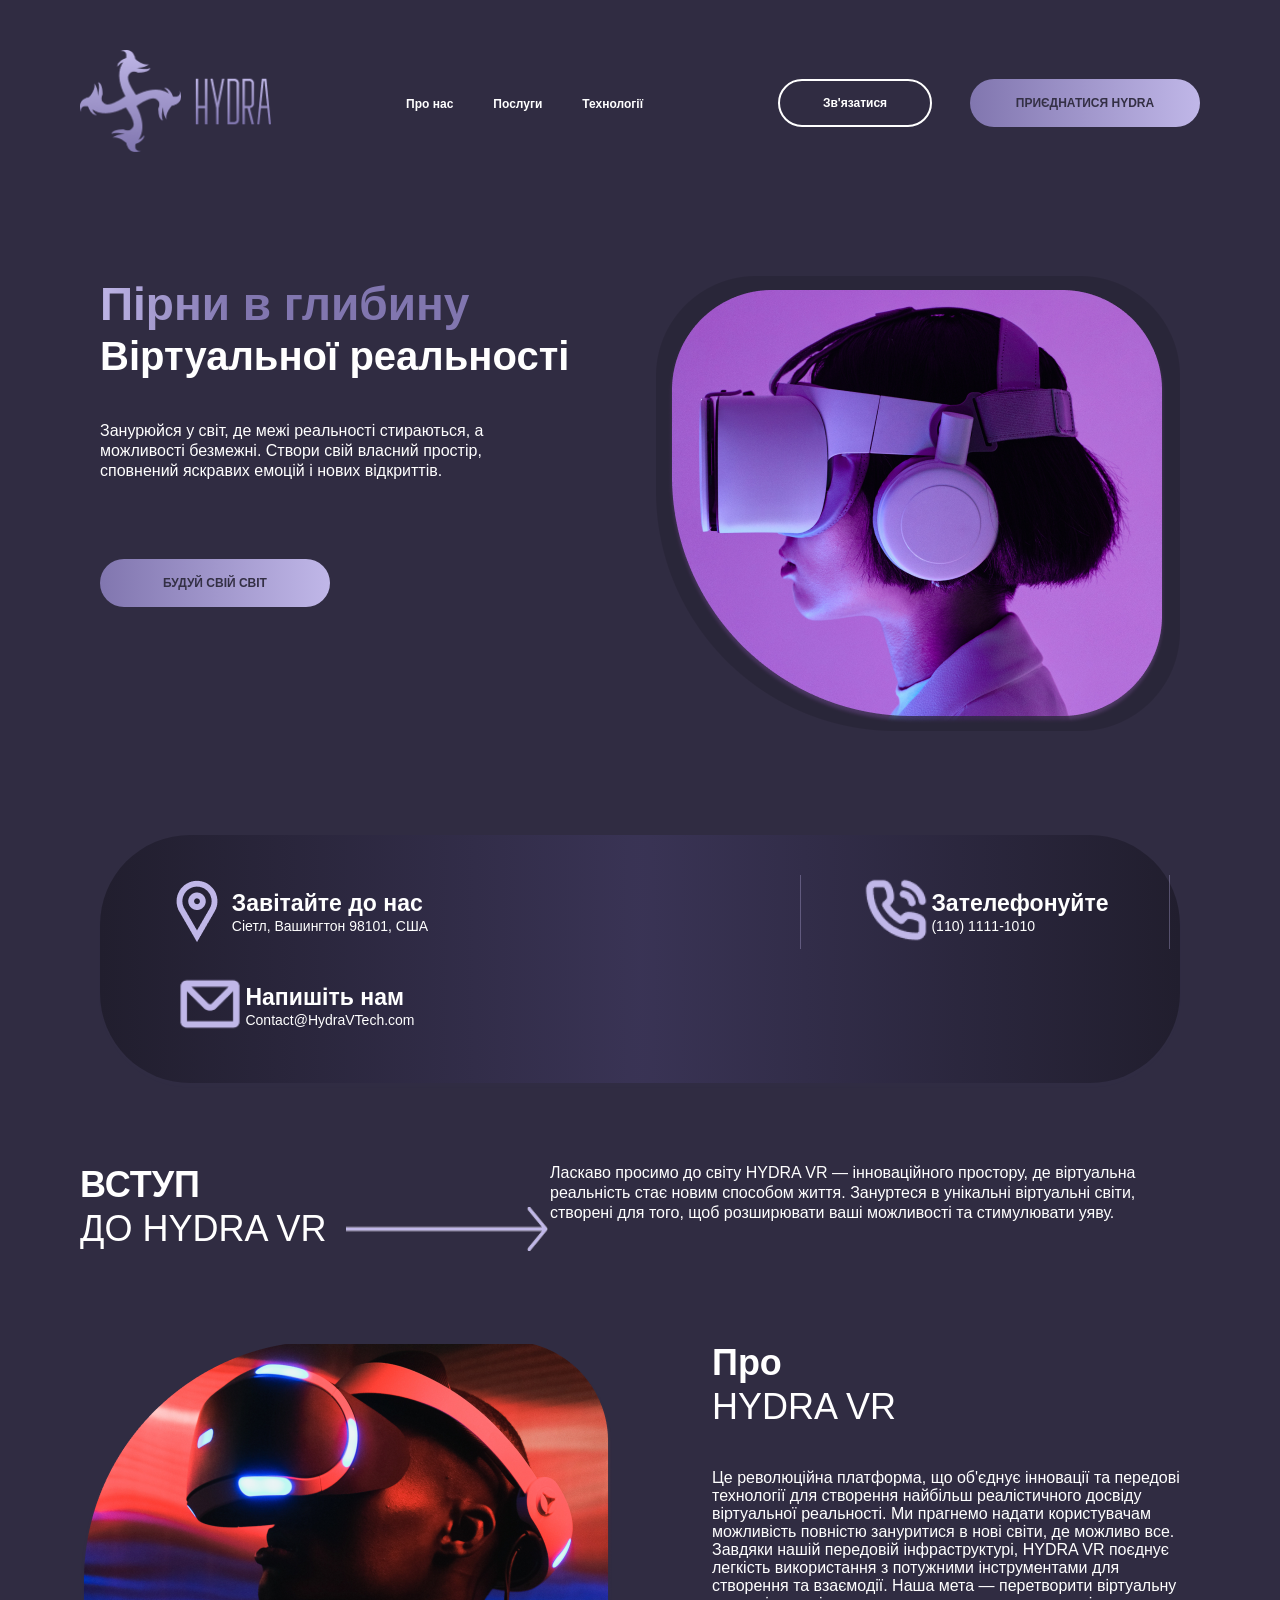
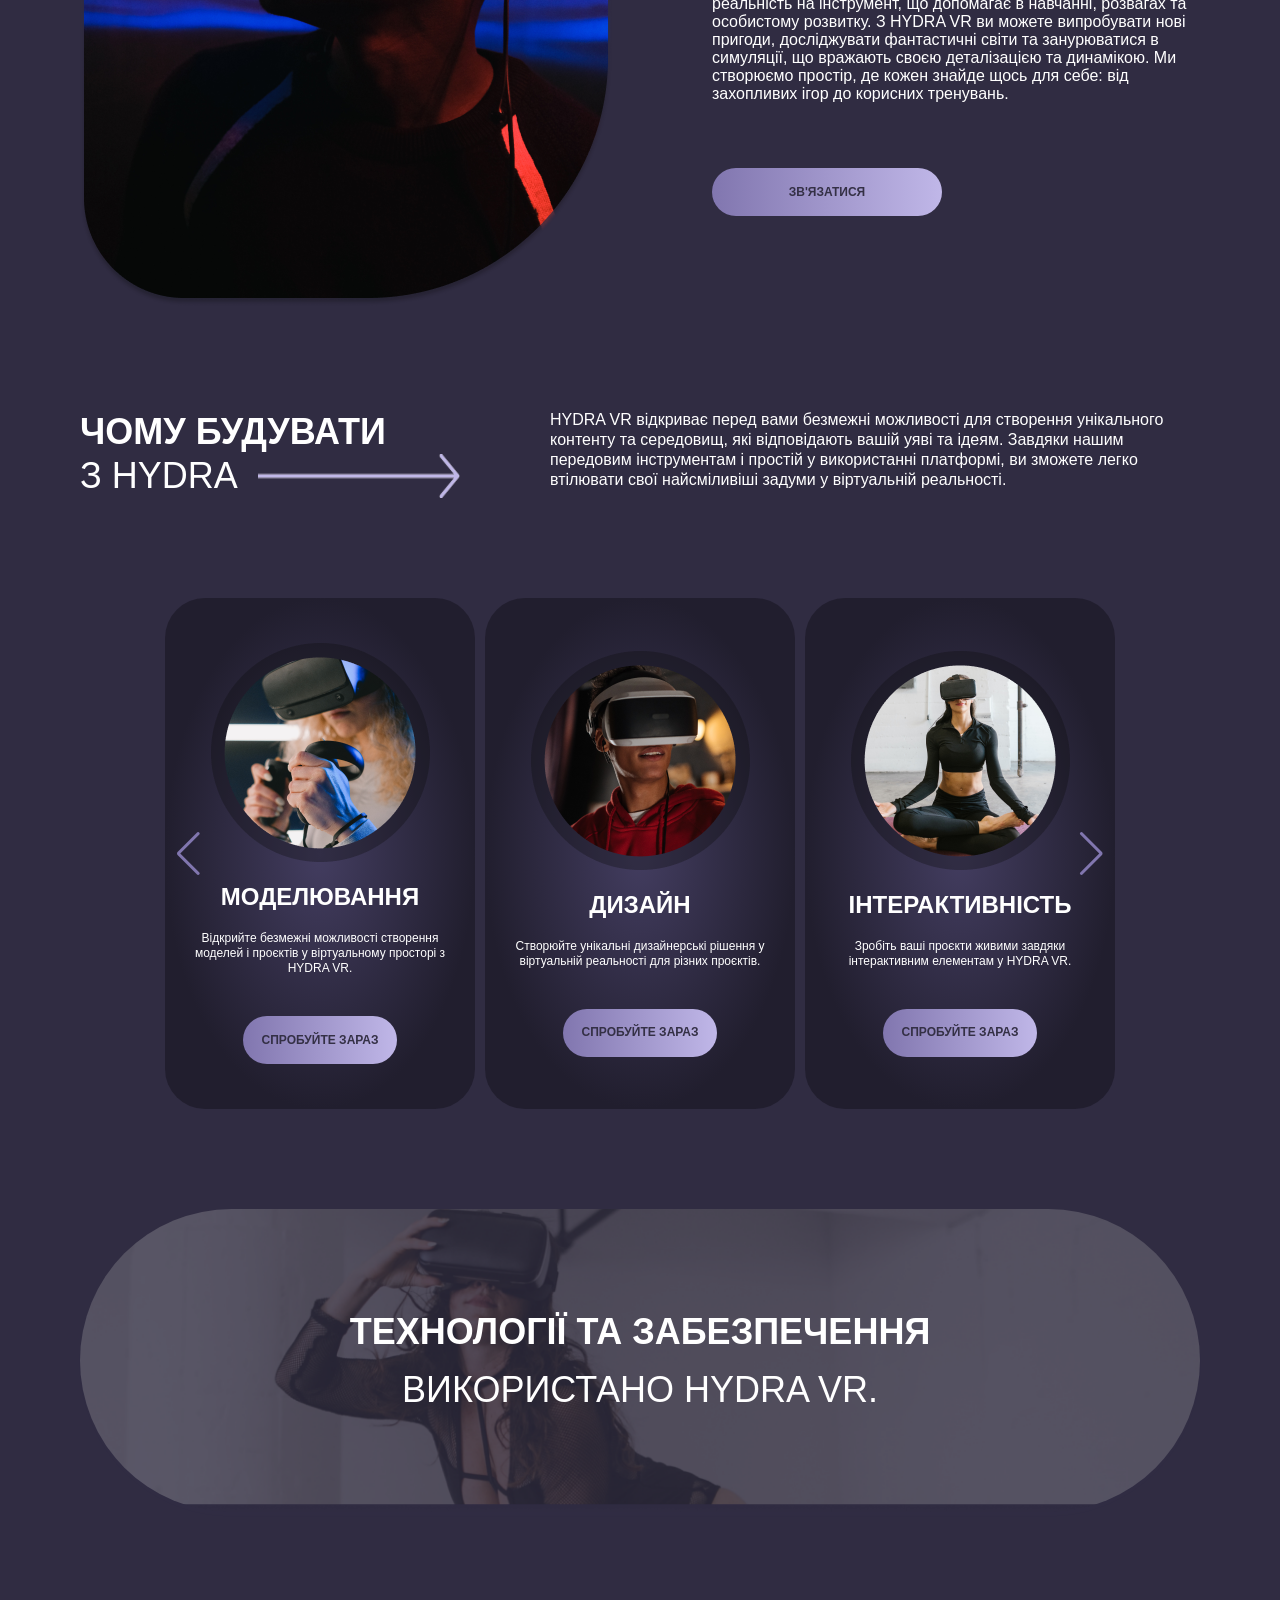
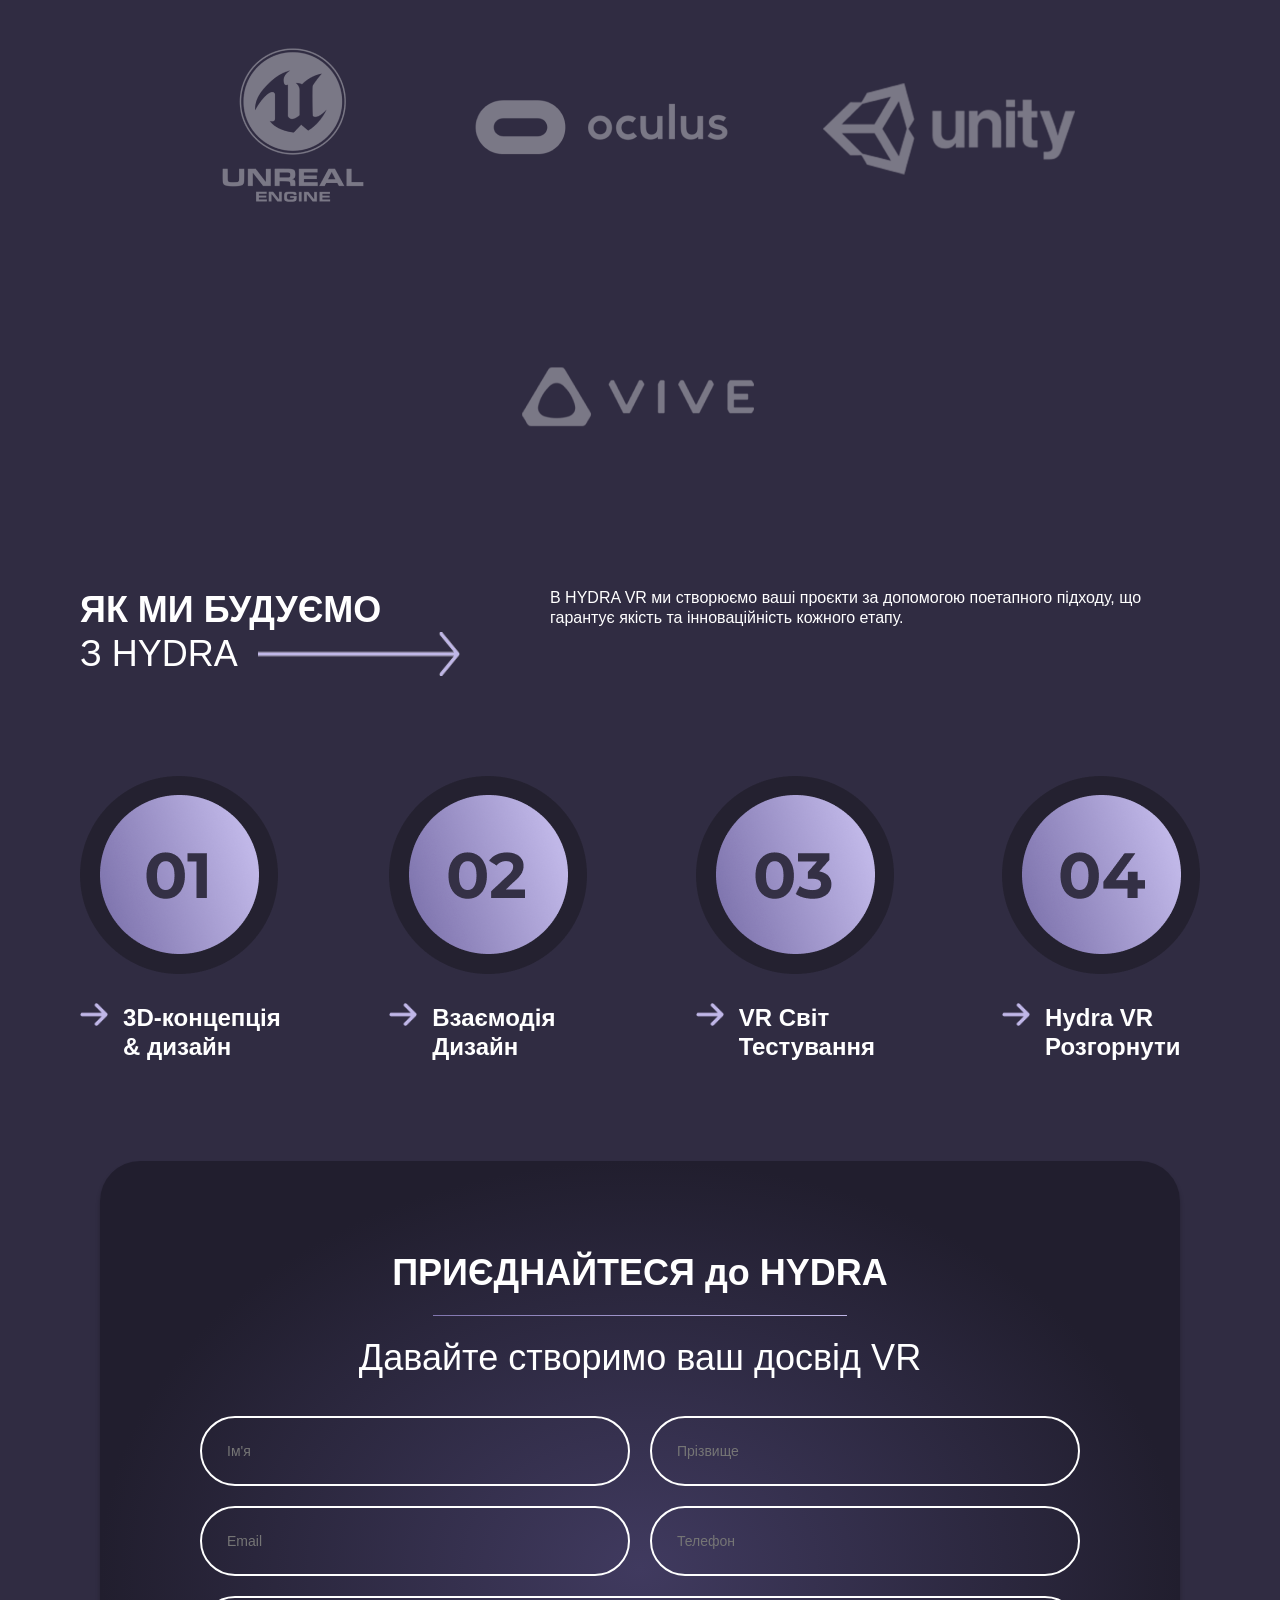
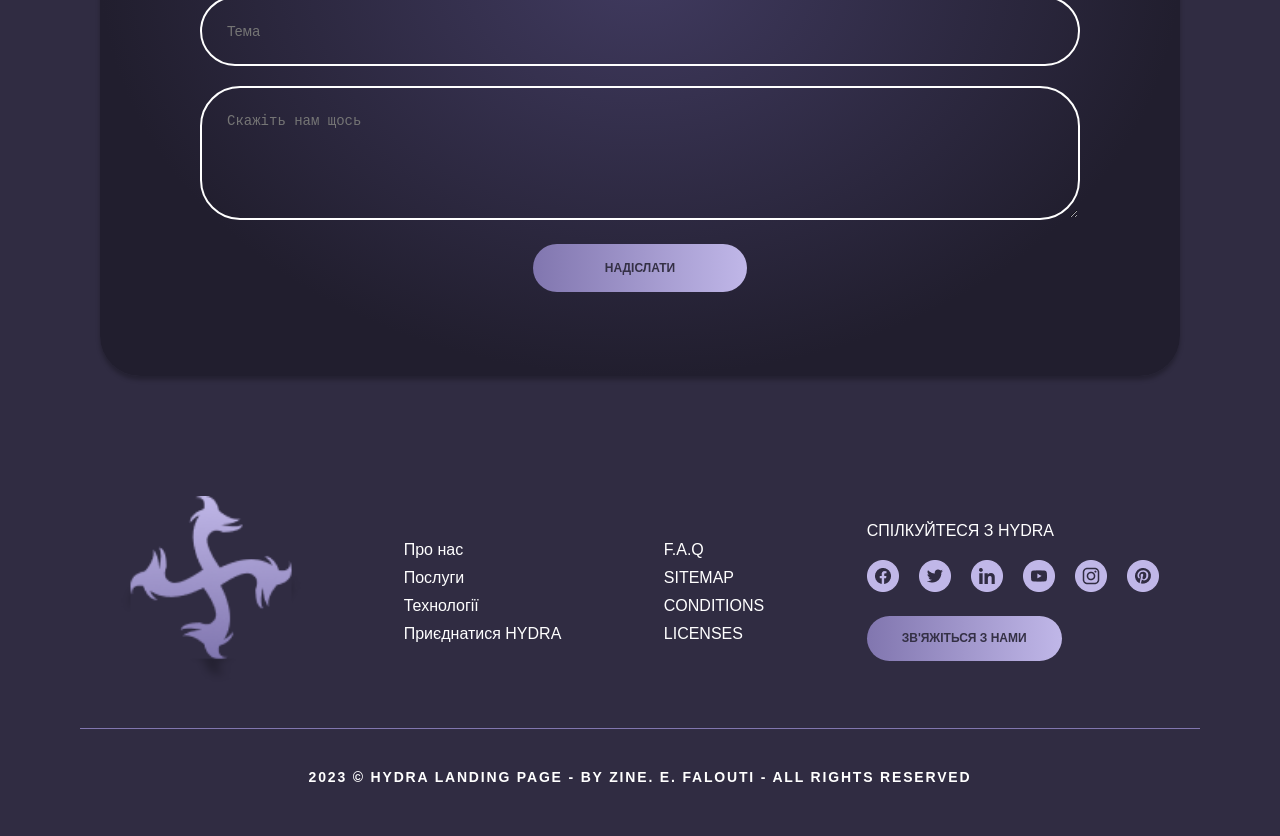
<file: kyrsova 9 bal/index.html>
<!doctype html>
<html lang="uk">
<head>
    <meta charset="UTF-8">
    <meta name="viewport" content="width=device-width, initial-scale=1.0">
    <meta http-equiv="X-UA-Compatible" content="ie=edge">
    <title>HYDRA</title>
    <link rel="stylesheet" href="css/style.css">
    <link rel="icon" type="image/png" href="./img/logo.png" sizes="16x16">
    <link rel="shortcut icon" href="./img/logo.png" type="image/x-icon">
    <meta name="description" content="Сайт засобів віртуальних технологій">
    <link rel="stylesheet" href="https://cdn.jsdelivr.net/npm/swiper@10/swiper-bundle.min.css">
    <script src="https://cdn.jsdelivr.net/npm/swiper@10/swiper-bundle.min.js"></script>
</head>
<body>
    <div id="modalForm" class="modal">
        <div class="modal-content">
            <span class="close-btn">&times;</span>
            <h2>Зв'яжіться з нами</h2>
            <form class="modal-form">
                <input type="text" id="name" name="name" placeholder="Ім'я" required>
                <input type="email" id="email" name="email" placeholder="Емейл" required>
                <textarea id="message" name="message" rows="4" placeholder="Повідомлення"  required></textarea>
                <button type="submit" class="submit-btn">Відправити</button>
            </form>
        </div>
    </div>
    <header>
        <div class="logo"><img src="img/logo-main.png" alt="logo"></div>
        <div class="burger-menu" id="burgerMenu">
            <div class="burger-icon"></div>
            <div class="burger-icon"></div>
            <div class="burger-icon"></div>
        </div>
        <nav class="nav-menu" id="navMenu">
            <ul>
                <li><a href="#">Про нас</a></li>
                <li><a href="#">Послуги</a></li>
                <li><a href="#">Технології</a></li>
            </ul>
        </nav>
        <div class="header-btn">
            <a href="#" class="btn-get" id="openModalBtn">Зв'язатися</a>
            <a href="#" class="btn-join">Приєднатися HYDRA</a>
        </div>
    </header>
    <main>
        <div class="hero">
            <div class="hero-content">
                <h1><span>Пірни в глибину</span><br>Віртуальної реальності</h1>
                <p>Занурюйся у світ, де межі реальності стираються, а можливості безмежні. Створи свій власний простір, сповнений яскравих емоцій і нових відкриттів.</p>
                <a href="#" class="btn-join">Будуй свій світ</a>
            </div>
        </div>
        <div class="photo-section">
            <img src="img/main-img.png" alt="Віртуальна реальність">
        </div>
    </main>
    <section class="info-section">
        <div class="info-block">
            <div class="icon">
                <img src="img/Location-Icon.png" alt="Location Icon">
            </div>
            <div class="info-block-text">
                <h3>Завітайте до нас</h3>
                <p>Сіетл, Вашингтон 98101, США</p>
            </div>
        </div>
        <div class="info-block">
            <div class="icon">
                <img src="img/phone-call.png" alt="Location Icon">
            </div>
            <div class="info-block-text">
                <h3>Зателефонуйте</h3>
                <p>(110) 1111-1010</p>
            </div>
        </div>
        <div class="info-block">
            <div class="icon">
                <img src="img/mail.png" alt="Location Icon">
            </div>
            <div class="info-block-text">
                <h3>Напишіть нам</h3>
                <p>Contact@HydraVTech.com</p>
            </div>
        </div>
    </section>
    <section class="intro-section">
        <div class="intro-block">
            <div class="intro-text">
                <div>
                    <h2>ВСТУП</h2>
                    <p class="sub-title-arrow">ДО HYDRA VR <img src="img/Component.png" alt="Стрілка" class="arrow-image"></p>
                </div>
                <p class="text display-n">Ласкаво просимо до світу HYDRA VR — інноваційного простору,
                    де віртуальна реальність стає новим способом життя.
                    Зануртеся в унікальні віртуальні світи, створені для того,
                    щоб розширювати ваші можливості та стимулювати уяву.</p>
            </div>
        </div>
        <div class="split-block">
            <div class="image-block">
                <img src="img/man.png" alt="HYDRA VR">
            </div>
            <div class="text-block">
                <div>
                    <h3 class="display-n">Про</h3>
                    <p class="sub-title display-n">HYDRA VR</p>
                </div>
                <p>Це революційна платформа, що об'єднує інновації та передові
                    технології для створення найбільш реалістичного досвіду
                    віртуальної реальності. Ми прагнемо надати користувачам
                    можливість повністю зануритися в нові світи, де можливо все.
                    Завдяки нашій передовій інфраструктурі, HYDRA VR поєднує
                    легкість використання з потужними інструментами для створення
                    та взаємодії. Наша мета — перетворити віртуальну реальність
                    на інструмент, що допомагає в навчанні, розвагах та особистому
                    розвитку. З HYDRA VR ви можете випробувати нові пригоди,
                    досліджувати фантастичні світи та занурюватися в симуляції,
                    що вражають своєю деталізацією та динамікою. Ми створюємо
                    простір, де кожен знайде щось для себе: від захопливих ігор
                    до корисних тренувань.</p>
                <a href="#" class="btn-join btn-touch">Зв'язатися</a>
            </div>
        </div>
    </section>
    <section class="build-section">
        <div class="intro-block">
            <div class="intro-text">
                <div>
                    <h2>ЧОМУ БУДУВАТИ</h2>
                    <p class="sub-title-arrow">З HYDRA <img src="img/Component.png" alt="Стрілка" class="arrow-image"></p>
                </div>
                <p class="text display-n">HYDRA VR відкриває перед вами безмежні
                    можливості для створення унікального контенту та середовищ,
                    які відповідають вашій уяві та ідеям. Завдяки нашим передовим
                    інструментам і простій у використанні платформі, ви зможете
                    легко втілювати свої найсміливіші задуми у віртуальній
                    реальності.</p>
            </div>
        </div>
        <div class="swiper mySwiper">
            <div class="swiper-wrapper" id="cardsContainer">

            </div>
            <div class="swiper-button-next"></div>
            <div class="swiper-button-prev"></div>
        </div>
    </section>
    <section class="technology-section">
        <div class="technology-block">
            <h2>ТЕХНОЛОГІЇ ТА ЗАБЕЗПЕЧЕННЯ</h2>
            <p>ВИКОРИСТАНО HYDRA VR.</p>
        </div>
        <div class="brands-block">
            <div class="brand-icon">
                <img src="img/Hydra-Tech1.png" alt="Бренд 1">
            </div>
            <div class="brand-icon">
                <img src="img/Hydra-Tech2.png" alt="Бренд 2">
            </div>
            <div class="brand-icon">
                <img src="img/Hydra-Tech3.png" alt="Бренд 3">
            </div>
            <div class="brand-icon">
                <img src="img/Hydra-Tech4.png" alt="Бренд 4">
            </div>
        </div>
    </section>
    <section class="build-section-two">
        <div class="intro-block">
            <div class="intro-text">
                <div>
                    <h2>ЯК МИ БУДУЄМО</h2>
                    <p class="sub-title-arrow">З HYDRA <img src="img/Component.png" alt="Стрілка" class="arrow-image"></p>
                </div>
                <p class="text display-n">В HYDRA VR ми створюємо ваші проєкти за
                    допомогою поетапного підходу, що гарантує якість та інноваційність
                    кожного етапу.</p>
            </div>
        </div>
        <div class="steps-block">
            <div class="step-card">
                <div class="step-image">
                    <img src="img/number1.png" alt="Крок 1">
                </div>
                <div class="arrow-icon">
                    <img src="img/arrow.png" alt="Стрілка">
                    <p class="step-text">3D-концепція <br>& дизайн</p>
                </div>
            </div>
            <div class="step-card">
                <div class="step-image">
                    <img src="img/number2.png" alt="Крок 2">
                </div>
                <div class="arrow-icon">
                    <img src="img/arrow.png" alt="Стрілка">
                    <p class="step-text">Взаємодія<br>Дизайн</p>
                </div>
            </div>
            <div class="step-card">
                <div class="step-image">
                    <img src="img/number3.png" alt="Крок 3">
                </div>
                <div class="arrow-icon">
                    <img src="img/arrow.png" alt="Стрілка">
                    <p class="step-text">VR Світ
                        <br>Тестування</p>
                </div>
            </div>
            <div class="step-card">
                <div class="step-image">
                    <img src="img/number4.png" alt="Крок 4">
                </div>
                <div class="arrow-icon">
                    <img src="img/arrow.png" alt="Стрілка">
                    <p class="step-text">Hydra VR
                        <br>Розгорнути</p>
                </div>
            </div>
        </div>
    </section>
    <section class="join-section">
        <div class="join-block">
            <h2>ПРИЄДНАЙТЕСЯ до HYDRA</h2>
            <div class="section-line"></div>
            <p>Давайте створимо ваш досвід VR</p>

            <form class="join-form">
                <div class="form-group">
                    <input type="text" placeholder="Ім'я" required>
                    <input type="text" placeholder="Прізвище" required>
                </div>
                <div class="form-group">
                    <input type="email" placeholder="Email" required>
                    <input type="tel" placeholder="Телефон" required>
                </div>
                <div class="form-single">
                    <input type="text" placeholder="Тема" required>
                </div>
                <div class="form-single">
                    <textarea placeholder="Скажіть нам щось" rows="5" required></textarea>
                </div>
                <button type="submit" class="submit-btn">НАДІСЛАТИ</button>
            </form>
        </div>
    </section>
    <footer class="footer">
        <div class="footer-content">
            <div class="footer-block">
                <img src="img/logo.png" alt="HYDRA Logo" class="footer-logo">
            </div>
            <div class="footer-block display-n">
                <ul class="footer-links">
                    <li><a href="#">Про нас</a></li>
                    <li><a href="#">Послуги</a></li>
                    <li><a href="#">Технології</a></li>
                    <li><a href="#">Приєднатися HYDRA</a></li>
                </ul>
            </div>
            <div class="footer-block display-n">
                <ul class="footer-links">
                    <li><a href="#">F.A.Q</a></li>
                    <li><a href="#">SITEMAP</a></li>
                    <li><a href="#">CONDITIONS</a></li>
                    <li><a href="#">LICENSES</a></li>
                </ul>
            </div>
            <div class="footer-block">
                <p>СПІЛКУЙТЕСЯ З HYDRA</p>
                <div class="social-icons">
                    <a href="#"><img src="img/facebook.png" alt="Facebook"></a>
                    <a href="#"><img src="img/twitter.png" alt="Twitter"></a>
                    <a href="#"><img src="img/linkedin.png" alt="Instagram"></a>
                    <a href="#"><img src="img/youtube.png" alt="LinkedIn"></a>
                    <a href="#"><img src="img/instagram.png" alt="YouTube"></a>
                    <a href="#"><img src="img/pinterest.png" alt="Pinterest"></a>
                </div>
                <button class="contact-btn">ЗВ'ЯЖІТЬСЯ З НАМИ</button>
            </div>
        </div>
        <hr class="footer-line">
        <div class="footer-bottom">
            <p>2023 © HYDRA LANDING PAGE - BY ZINE. E. FALOUTI - ALL RIGHTS RESERVED</p>
        </div>
    </footer>


    <script src="script/script.js"></script>
</body>
</html>
</file>
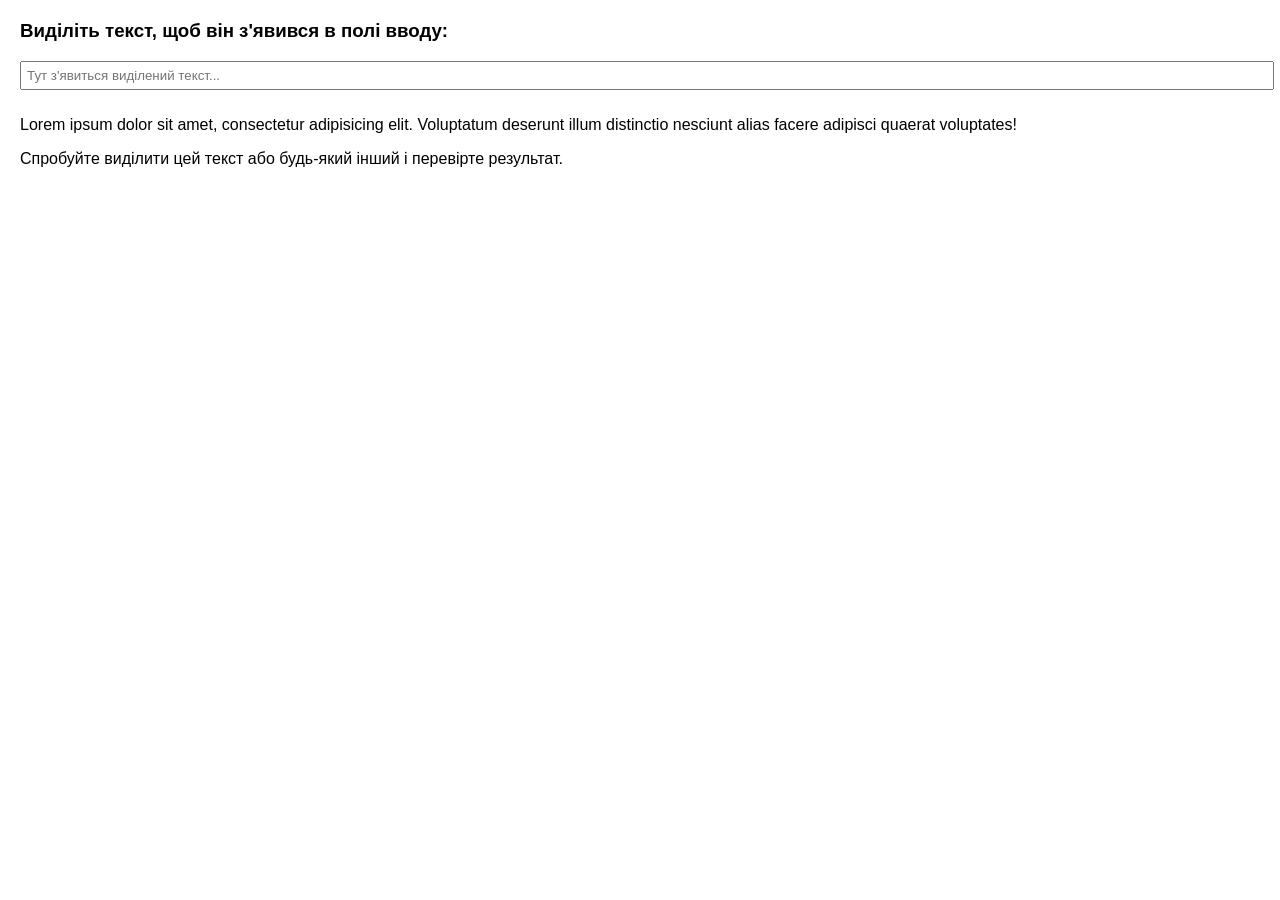
<file: untitled2/index.html>
<!DOCTYPE html>
<html lang="uk">
<head>
  <meta charset="UTF-8">
  <meta name="viewport" content="width=device-width, initial-scale=1.0">
  <title>Виділення тексту</title>
  <style>
    body {
      font-family: Arial, sans-serif;
      margin: 20px;
    }
    input {
      width: 100%;
      margin-bottom: 10px;
      padding: 5px;
    }
    p {
      font-size: 16px;
    }
  </style>
</head>
<body>
<h3>Виділіть текст, щоб він з'явився в полі вводу:</h3>
<input type="text" id="textInput" placeholder="Тут з'явиться виділений текст...">
<p>Lorem ipsum dolor sit amet, consectetur adipisicing elit. Voluptatum deserunt illum distinctio nesciunt alias facere adipisci quaerat voluptates!</p>
<p>Спробуйте виділити цей текст або будь-який інший і перевірте результат.</p>

<script>
  // Функція для запису виділеного тексту в поле input
  function insertSelectedText() {
    const inputField = document.getElementById('textInput'); // Знаходимо input
    const selectedText = window.getSelection().toString();  // Отримуємо виділений текст
    if (selectedText) {  // Перевірка, чи є виділений текст
      inputField.value = selectedText; // Записуємо текст у input
    }
  }

  // Обробник події "mouseup" для всієї сторінки
  document.addEventListener('mouseup', insertSelectedText);
</script>
</body>
</html>
</file>
<file: kyrsova 9 bal/css/style.css>
/* Загальні стилі */
* {
    margin: 0;
    padding: 0;
    box-sizing: border-box;
}

body {
    background-color: #302C42;
    font-family: Montserrat, sans-serif;
}

.modal {
    display: none;
    position: fixed;
    z-index: 1000;
    left: 0;
    top: 0;
    width: 100%;
    height: 100%;
    overflow: auto;
    background-color: rgba(0, 0, 0, 0.5);
    padding-top: 60px;
    color: #FFFFFF;
}

.modal-content {
    display: flex;
    flex-direction: column;
    align-items: center;
    gap: 20px;
    background-color: #211E2E;
    margin: auto;
    padding: 40px 20px;
    border-radius: 10px;
    position: relative;
    max-width: 500px;
    width: 100%;
}

.modal-form {
    display: flex;
    flex-direction: column;
    align-items: center;
    gap: 20px;
}

.close-btn {
    position: absolute;
    top: 10px;
    right: 15px;
    font-size: 24px;
    cursor: pointer;
}

header {
    display: flex;
    justify-content: space-between;
    align-items: center;
    padding: 20px;
}

.logo img {
    height: 59px;
}

.burger-menu {
    display: flex;
    flex-direction: column;
    gap: 7px;
    cursor: pointer;
}

.burger-icon {
    width: 33px;
    height: 3px;
    background: linear-gradient(90deg, #C0B7E8 0%, #8176AF 109.21%);
    border-radius: 40px;
    transition: 0.3s;
}

.burger-menu.active .burger-icon:nth-child(1) {
    transform: rotate(45deg);
    position: relative;
    top: 3px;
}

.burger-menu.active .burger-icon:nth-child(2) {
    display: none;
}

.burger-menu.active .burger-icon:nth-child(3) {
    transform: rotate(-45deg);
    position: relative;
    bottom: 8px;
}

.nav-menu {
    display: none;
    flex-direction: column;
    align-items: center;
    justify-content: center;
    gap: 40px;
    position: absolute;
    top: 100px;
    right: 0;
    background-color: #433D60;
    width: 100%;
    padding: 40px 0;
    z-index: 100;
}

.nav-menu.active {
    display: flex;
}

.nav-menu ul {
    display: flex;
    flex-direction: column;
    align-items: center;
    justify-content: center;
    gap: 20px;
}

.nav-menu ul li {
    list-style: none;
}

.nav-menu ul li a {
    text-decoration: none;
    font-weight: 700;
    font-size: 12px;
    line-height: 15px;
    color: #FFFFFF;
}

.nav-menu ul li a:hover {
    color: #c9c9c9 !important;
}

.header-btn {
    display: none;
    gap: 38px;
}

.btn-get {
    display: flex;
    align-items: center;
    justify-content: center;
    text-decoration: none;
    width: 154px;
    height: 48px;
    border: 2px solid #FFFFFF;
    border-radius: 40px;
    font-weight: 700;
    font-size: 12px;
    line-height: 15px;
    color: #FFFFFF;
}

.btn-join{
    display: flex;
    align-items: center;
    justify-content: center;
    text-decoration: none;
    width: 230px;
    height: 48px;
    background: linear-gradient(90deg, #8176AF 0%, #C0B7E8 100%);
    border-radius: 40px;
    font-weight: 700;
    font-size: 12px;
    line-height: 15px;
    text-transform: uppercase;
    color: #343045;
}

/*Головна*/

main {
    display: flex;
    flex-direction: column-reverse;
    gap: 30px;
    padding: 20px;
    color: #fff;
}

.hero-content {
    display: flex;
    flex-direction: column;
    align-items: center;
    text-align: center;
}

.hero-content h1 {
    font-weight: 700;
    font-size: 40px;
    line-height: 49px;
    color: #FFFFFF;
    margin-bottom: 40px;
}

.hero-content h1 span{
    font-weight: 700;
    font-size: 46px;
    line-height: 56px;
    background: linear-gradient(91.57deg, #C0B7E8 -1.02%, #8176AF 36.25%);
    -webkit-background-clip: text;
    -webkit-text-fill-color: transparent;
}

.hero-content p {
    display: none;
    width: 450px;
    font-weight: 400;
    font-size: 16px;
    line-height: 20px;
    color: #FFFFFF;
    margin-bottom: 78px;
}

.btn-primary {
    display: inline-block;
    padding: 0.75rem 1.5rem;
    background: linear-gradient(90deg, #C0B7E8 0%, #8176AF 109.21%);
    color: #302C42;
    text-decoration: none;
    border-radius: 30px;
    font-weight: bold;
}

.btn-primary:hover {
    background: linear-gradient(90deg, #8176AF 0%, #C0B7E8 109.21%);
}

.photo-section img {
    width: 100%;
    border-radius: 10px;
}

/* Секція з інформацією */

.info-section {
    display: flex;
    justify-content: space-between;
    flex-wrap: wrap;
    min-height: 167px;
    background: radial-gradient(50% 2900.76% at 50% 53.89%, rgba(58, 52, 86, 0.95) 0%, #211E2E 100%) /* warning: gradient uses a rotation that is not supported by CSS and may not behave as expected */;
    box-shadow: 0 4px 4px rgba(192, 183, 232, 0.01);
    border-radius: 90px;
    margin: 80px 20px;
    padding: 40px 10px;
    gap: 20px;
}

.info-block {
    display: flex;
    justify-content: center;
    align-items: center;
    color: #fff;
    width: 370px;
}

.icon img {
    width: 70px;
}

.info-block h3 {
    font-weight: 700;
    font-size: 23px;
    line-height: 29px;
}

.info-block p {
    font-weight: 400;
    font-size: 14px;
    line-height: 17px;
}

/* Про гідру */

.intro-section, .build-section, .build-section-two {
    display: flex;
    flex-direction: column;
    gap: 20px;
    padding: 20px;
    color: #fff;
}

.intro-block {
    display: flex;
    justify-content: space-between;
    align-items: center;
    text-align: center;
}

.intro-text h2 {
    font-weight: 700;
    font-size: 36px;
    line-height: 44px;
}

.sub-title, .sub-title-arrow {
    font-weight: 300;
    font-size: 36px;
    line-height: 44px;
}

.intro-text .text {
    font-weight: 400;
    font-size: 16px;
    line-height: 20px;
    width: 650px;
}

.arrow-image {
    display: none;
}

.split-block {
    display: flex;
    gap: 50px;
    flex-wrap: wrap;
}

.image-block img {
    width: 100%;
}

.text-block {
    flex: 1;
}

.text-block h3 {
    font-weight: 700;
    font-size: 36px;
    line-height: 44px;
}

.display-n {
    display: none;
}

.btn-touch {
    margin-top: 25px;
}

/*будувати з гідра*/

.build-section, .build-section-two{
    margin-top: 100px;
}

.swiper {
    display: flex;
    align-items: center;
    justify-content: center;
    width: 100%;
    max-width: 310px;
    margin-top: 100px;
}

.swiper-slide {
    display: flex;
    justify-content: center;
}

.card {
    width: 100%;
    max-width: 310px;
    height: 511px;
    background: radial-gradient(50% 50% at 50% 50%, #433D60 0%, #211E2E 100%);
    border-radius: 40px;
    display: flex;
    flex-direction: column;
    align-items: center;
    justify-content: center;
    gap: 20px;
    padding: 20px;
}

.card img {
    width: 219px;
}

.card h3 {
    font-weight: 700;
    font-size: 24px;
    line-height: 29px;
    text-transform: uppercase;
}

.card p {
    font-size: 12px;
    line-height: 15px;
    text-align: center;
    margin-bottom: 20px;
}

.btn-card {
    display: flex;
    align-items: center;
    justify-content: center;
    text-decoration: none;
    width: 154px;
    height: 48px;
    background: linear-gradient(90deg, #8176AF 0%, #C0B7E8 100%);
    border-radius: 40px;
    font-weight: 700;
    font-size: 12px;
    line-height: 15px;
    color: #343045;
}

.swiper-button-next, .swiper-button-prev {
    color: #8176AF!important;
}

/*Технології*/
.technology-section {
    display: flex;
    flex-direction: column;
    color: #fff;
    margin-top: 100px;
}

.technology-block {
    background-image: url("../img/fon.png");
    background-position: center;
    background-size: cover;
    display: flex;
    flex-direction: column;
    align-items: center;
    justify-content: center;
    gap: 14px;
    margin-bottom: 30px;
    height: 100%;
    width: 100%;
    padding: 50px;
    box-shadow: 0 4px 4px rgba(192, 183, 232, 0.01);
    border-radius: 60px;
    text-align: center;
}

.technology-block h2 {
    font-weight: 700;
    font-size: 16px;
    line-height: 20px;
}

.technology-block p {
    font-weight: 300;
    font-size: 24px;
    line-height: 29px;
}

.brands-block {
    display: flex;
    flex-direction: column;
    flex-wrap: wrap;
    justify-content: center;
    align-items: center;
    gap: 20px;
    margin-top: 100px;
}

.brand-icon img {
    width: 100%;
    height: auto;
}

/*як ми будуємо*/

.steps-block {
    display: flex;
    justify-content: center;
    flex-wrap: wrap;
    gap: 20px;
    margin-top: 100px;
}

.arrow-icon {
    display: flex;
    gap: 15px;
}

.arrow-icon img{
    height: 23px;
}

.step-card {
    display: flex;
    flex-direction: column;
    gap: 25px;
}

.step-text {
    font-weight: 700;
    font-size: 24px;
    line-height: 29px;
}

/*форма*/

.join-section {
    margin-top: 100px;
    padding: 0 20px;
}

.join-block {
    padding: 45px 20px 65px;
    background: radial-gradient(50% 50% at 50% 50%, #403A5F 0%, #211E2E 100%);
    box-shadow: 0 4px 4px rgba(0, 0, 0, 0.25);
    border-radius: 40px;
    text-align: center;
    max-width: 1270px;
    margin: auto;
    color: #FFFFFF;
}

.join-section h2 {
    font-weight: 700;
    font-size: 26px;
    line-height: 44px;
    margin-bottom: 20px;
}

.section-line {
    margin: 0 auto 20px;
    max-width: 414px;
    width: 100%;
    height: 1px;
    background: linear-gradient(90deg, #8176AF 0%, #C0B7E8 100%);
}

.join-section p {
    font-weight: 300;
    font-size: 36px;
    line-height: 44px;
    margin-bottom: 36px;
}

.join-form {
    display: flex;
    flex-direction: column;
    gap: 20px;
}

.form-group {
    display: flex;
    flex-direction: column;
    gap: 20px;
}

.form-group input {
    flex: 1;
}

.form-single input,
.form-single textarea {
    width: 100%;
}

input,
textarea {
    padding: 25px;
    font-size: 14px;
    border: 2px solid #FFFFFF;
    border-radius: 40px;
    background-color: transparent;
    color: #FFFFFF;
}

.submit-btn {
    display: flex;
    justify-content: center;
    align-items: center;
    width: 214px;
    height: 48px;
    background: linear-gradient(90deg, #8176AF 0%, #C0B7E8 100%);
    border-radius: 40px;
    transition: background-color 0.3s;
    font-weight: 700;
    font-size: 12px;
    line-height: 15px;
    color: #343045;
    border: none;
    margin: auto;
}

.submit-btn:hover {
    background: linear-gradient(90deg, #C0B7E8 0%, #8176AF 100%);
}

/*футер*/

.footer {
    color: #ffffff;
    margin-top: 120px;
    padding: 0 20px 90px;
}

.footer-content {
    display: flex;
    justify-content: space-between;
    flex-wrap: wrap;
    gap: 20px;
}

.footer-block {
   text-align: center;
    margin: auto;
}

.footer-logo {
    width: 180px;
}

.footer-links {
    list-style: none;
    padding: 0;
    margin: 0;
}

.footer-links li {
    margin: 10px 0;
}

.footer-links a {
    color: #ffffff;
    text-decoration: none;
}

.social-icons {
    display: flex;
    gap: 20px;
    margin: 20px 0;
}

.contact-btn {
    padding: 15px 35px;
    border: none;
    cursor: pointer;
    transition: background-color 0.3s;
    background: linear-gradient(90deg, #8176AF 0%, #C0B7E8 100%);
    border-radius: 40px;
    font-weight: 700;
    font-size: 12px;
    line-height: 15px;
    color: #343045;
}

.contact-btn:hover {
    background-color: #00b3cc;
}

.footer-line {
    margin: 40px 0;
    border: 0;
    height: 1px;
    background-color: #8176AF;
}

.footer-bottom {
    text-align: center;
    font-weight: 700;
    font-size: 14px;
    line-height: 17px;
    letter-spacing: 0.13em;
}


@media (min-width: 768px) {
    body {
        padding: 50px 80px;
    }
    header {
        justify-content: space-between;
        flex-wrap: wrap;
        padding: 0;
    }
    .logo img {
        height: 102px;
    }
    .burger-menu {
        display: none;
    }
    .nav-menu {
        display: flex;
        position: static;
        background-color: transparent;
        padding: 0;
        width: auto;
        border: 0;
    }
    .nav-menu ul {
        display: flex;
        flex-direction: row;
        gap: 40px;
    }
    .header-btn, .display-n {
        display: flex;
    }

    .hero-content {
        align-items: flex-start;
        text-align: left;
    }
    /*Головна*/
    main {
        display: flex;
        flex-direction: row;
        align-items: flex-start;
        justify-content: space-between;
        margin-top: 100px;
    }
    .hero-content p {
        display: block;
    }
    /* Секція з інформацією */
    .info-block:nth-child(2) {
        border-right: 1px solid rgba(192, 183, 232, 0.33);
        border-left: 1px solid rgba(192, 183, 232, 0.33);
    }
    /*Про гідру*/
    .arrow-image {
        display: flex;
        width: 202px;
        height: 44px;
    }
    .intro-block {
        text-align: left;
    }
    .intro-section, .build-section, .build-section-two {
        gap: 0;
        padding: 0;
    }
    .intro-text {
        display: flex;
        justify-content: space-between;
        width: 100%;
    }
    .sub-title-arrow {
        display: flex;
        justify-content: center;
        gap: 20px;
    }
    .split-block {
        margin-top: 90px;
        gap: 100px;
        justify-content: space-between;
    }
    .text-block {
        display: flex;
        flex-direction: column;
        gap: 40px;
    }
    .text-block{
        max-width: 630px;
    }
    .swiper {
        max-width: 950px;
    }
    .technology-block {
        border-radius: 160px;
        height: 303px;
    }
    .brands-block {
        flex-direction: row;
        gap: 90px;
    }
    .technology-block h2 {
        font-size: 36px;
        line-height: 44px;
    }
    .technology-block p {
        font-size: 36px;
        line-height: 44px;
    }
    .steps-block {
        justify-content: space-between;
    }
    .form-group {
        flex-direction: row;
        flex-wrap: wrap;
    }
    .join-block {
        padding: 90px 100px 84px;
        background: radial-gradient(50% 50% at 50% 50%, #403A5F 0%, #211E2E 100%);
        box-shadow: 0 4px 4px rgba(0, 0, 0, 0.25);
        border-radius: 40px;
        text-align: center;
        max-width: 1270px;
        margin: auto;
        color: #FFFFFF;
    }
    .join-section h2 {
        font-size: 36px;
    }
    .footer-block {
        text-align: left;
    }
    .footer {
        color: #ffffff;
        margin-top: 120px;
        padding: 0;
    }
}
</file>
